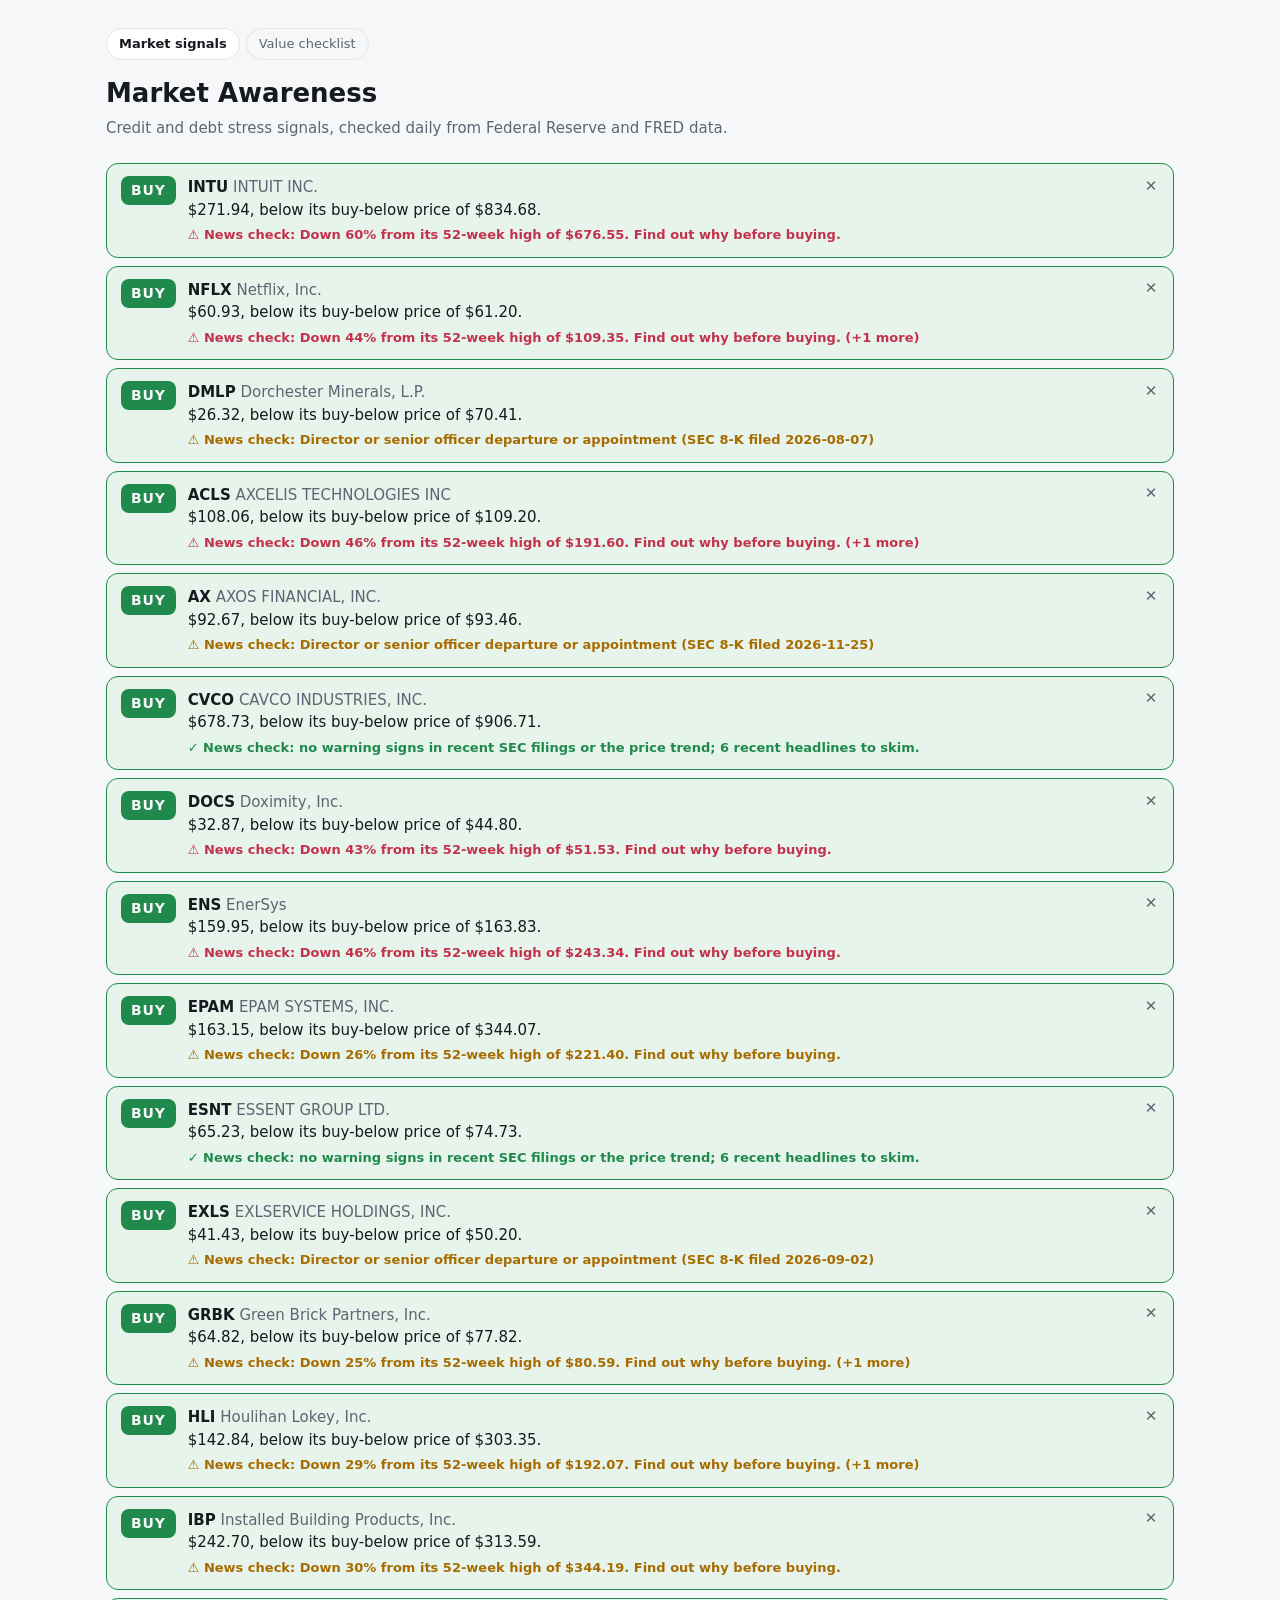
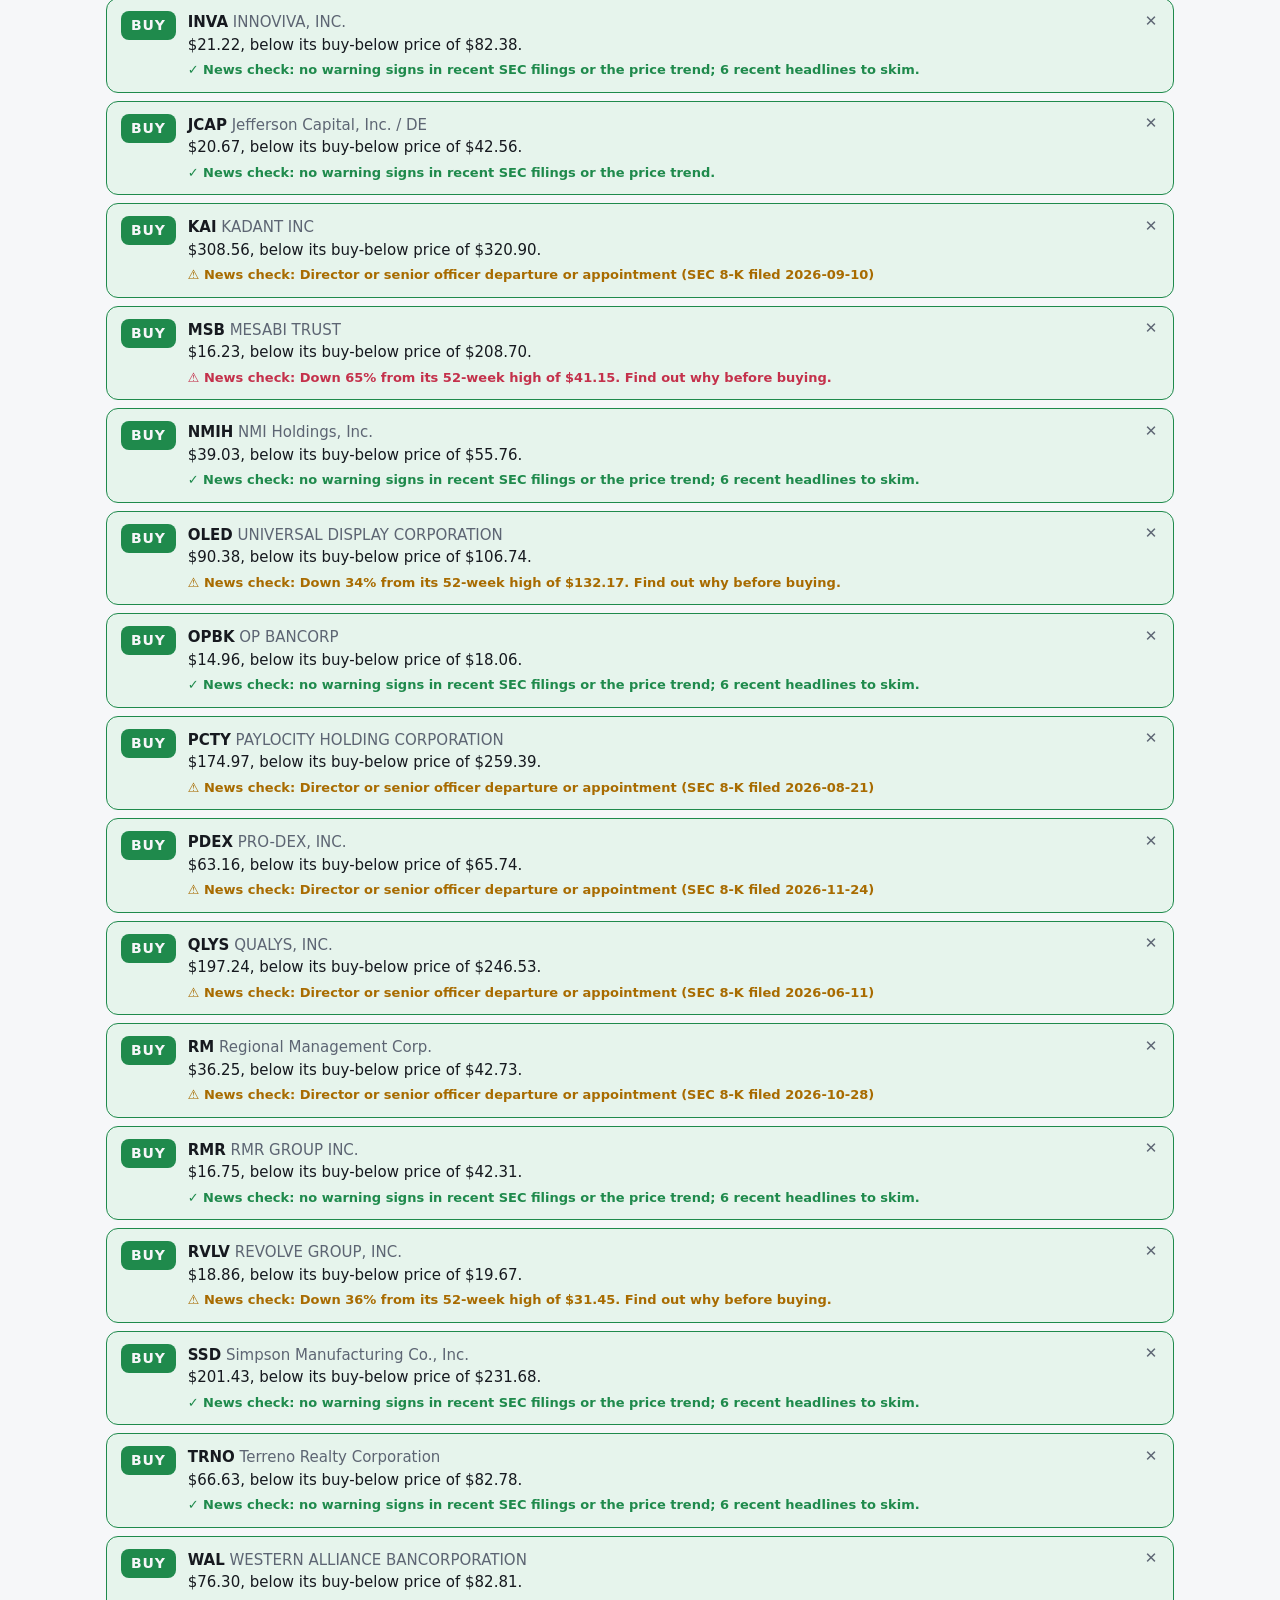
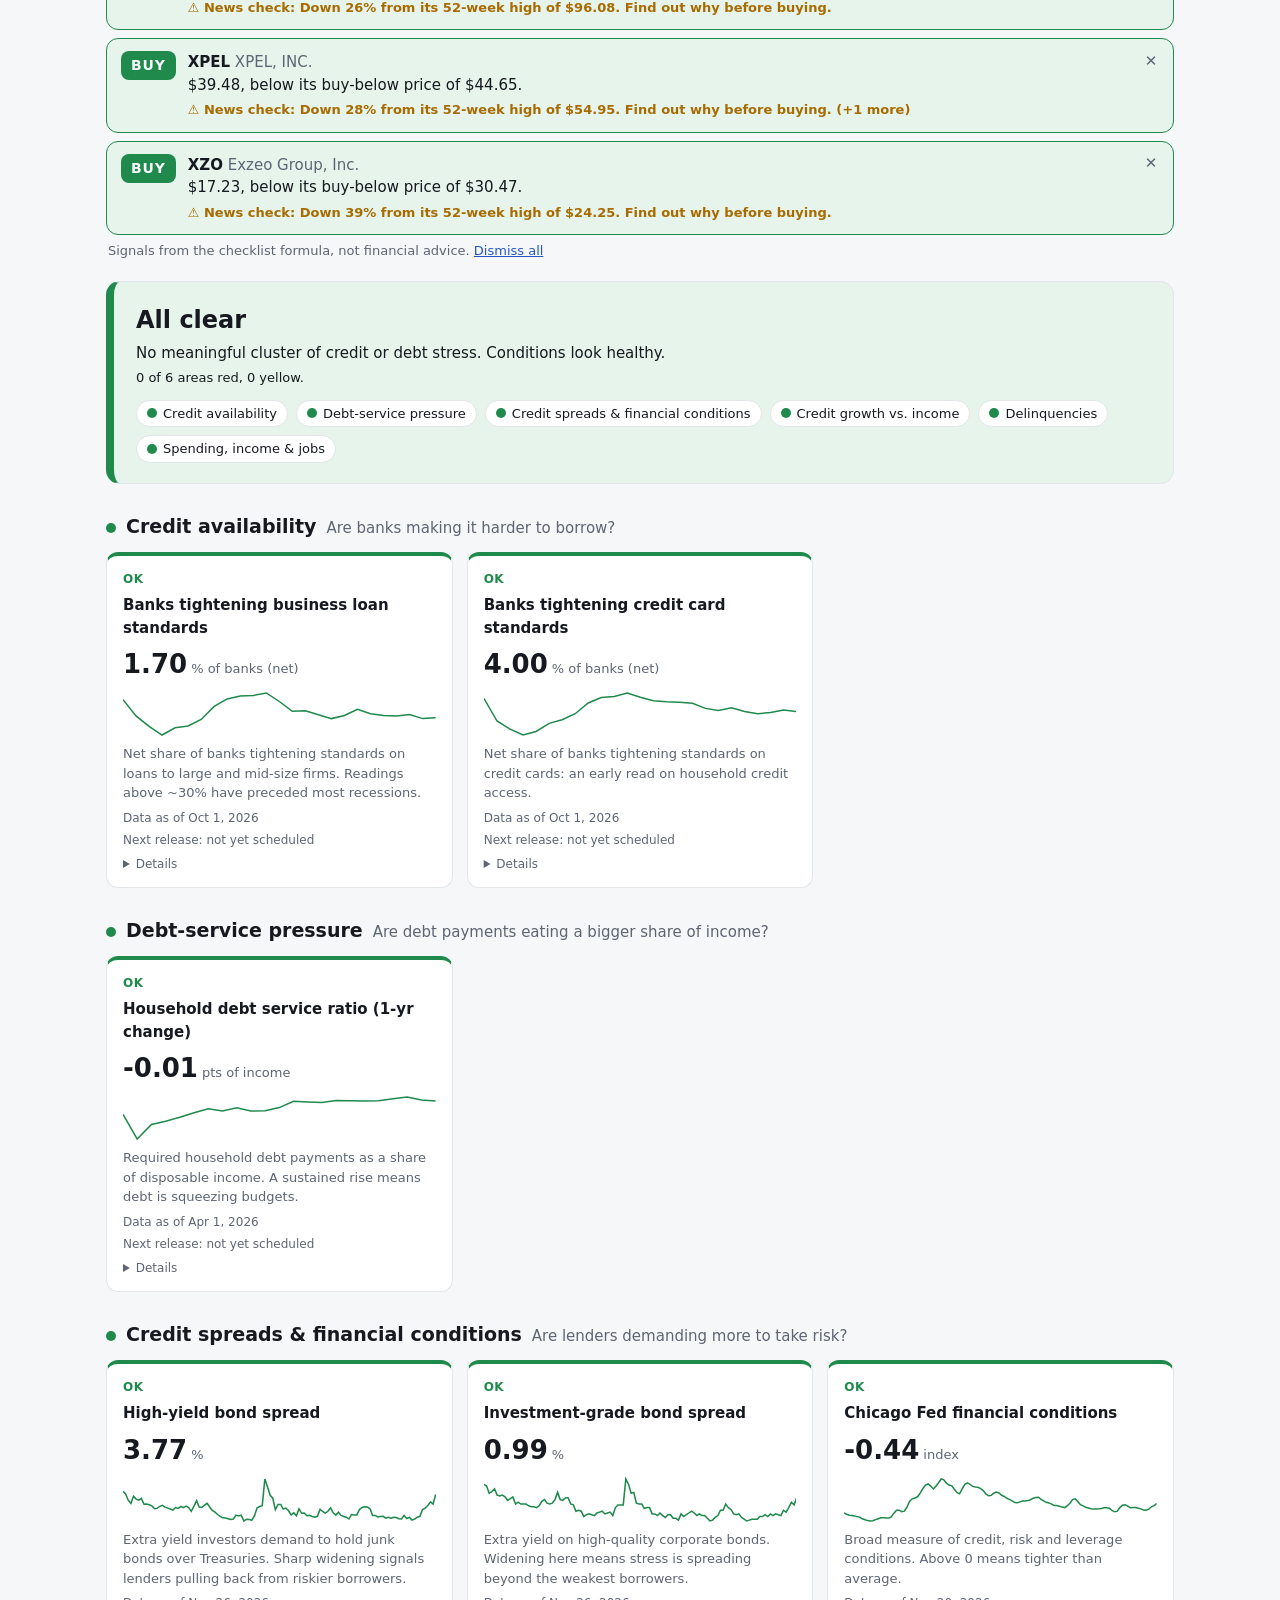
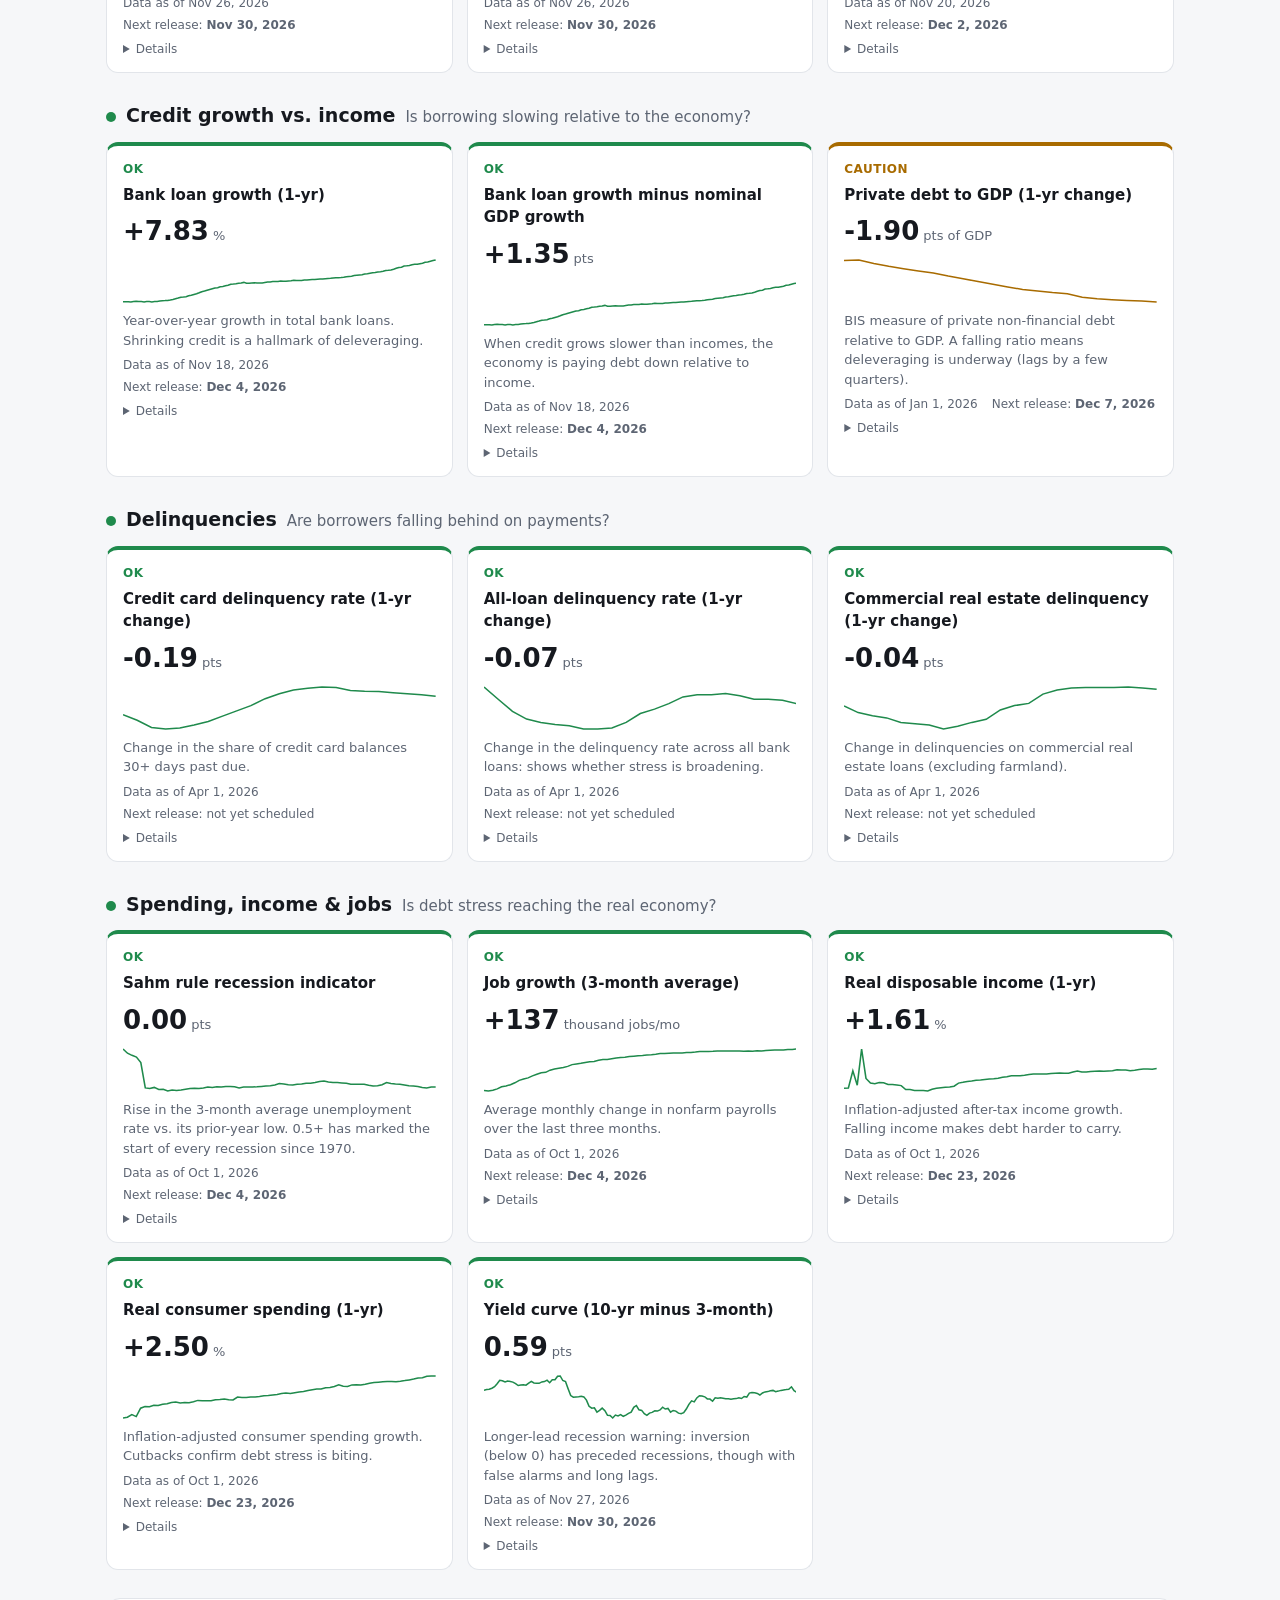
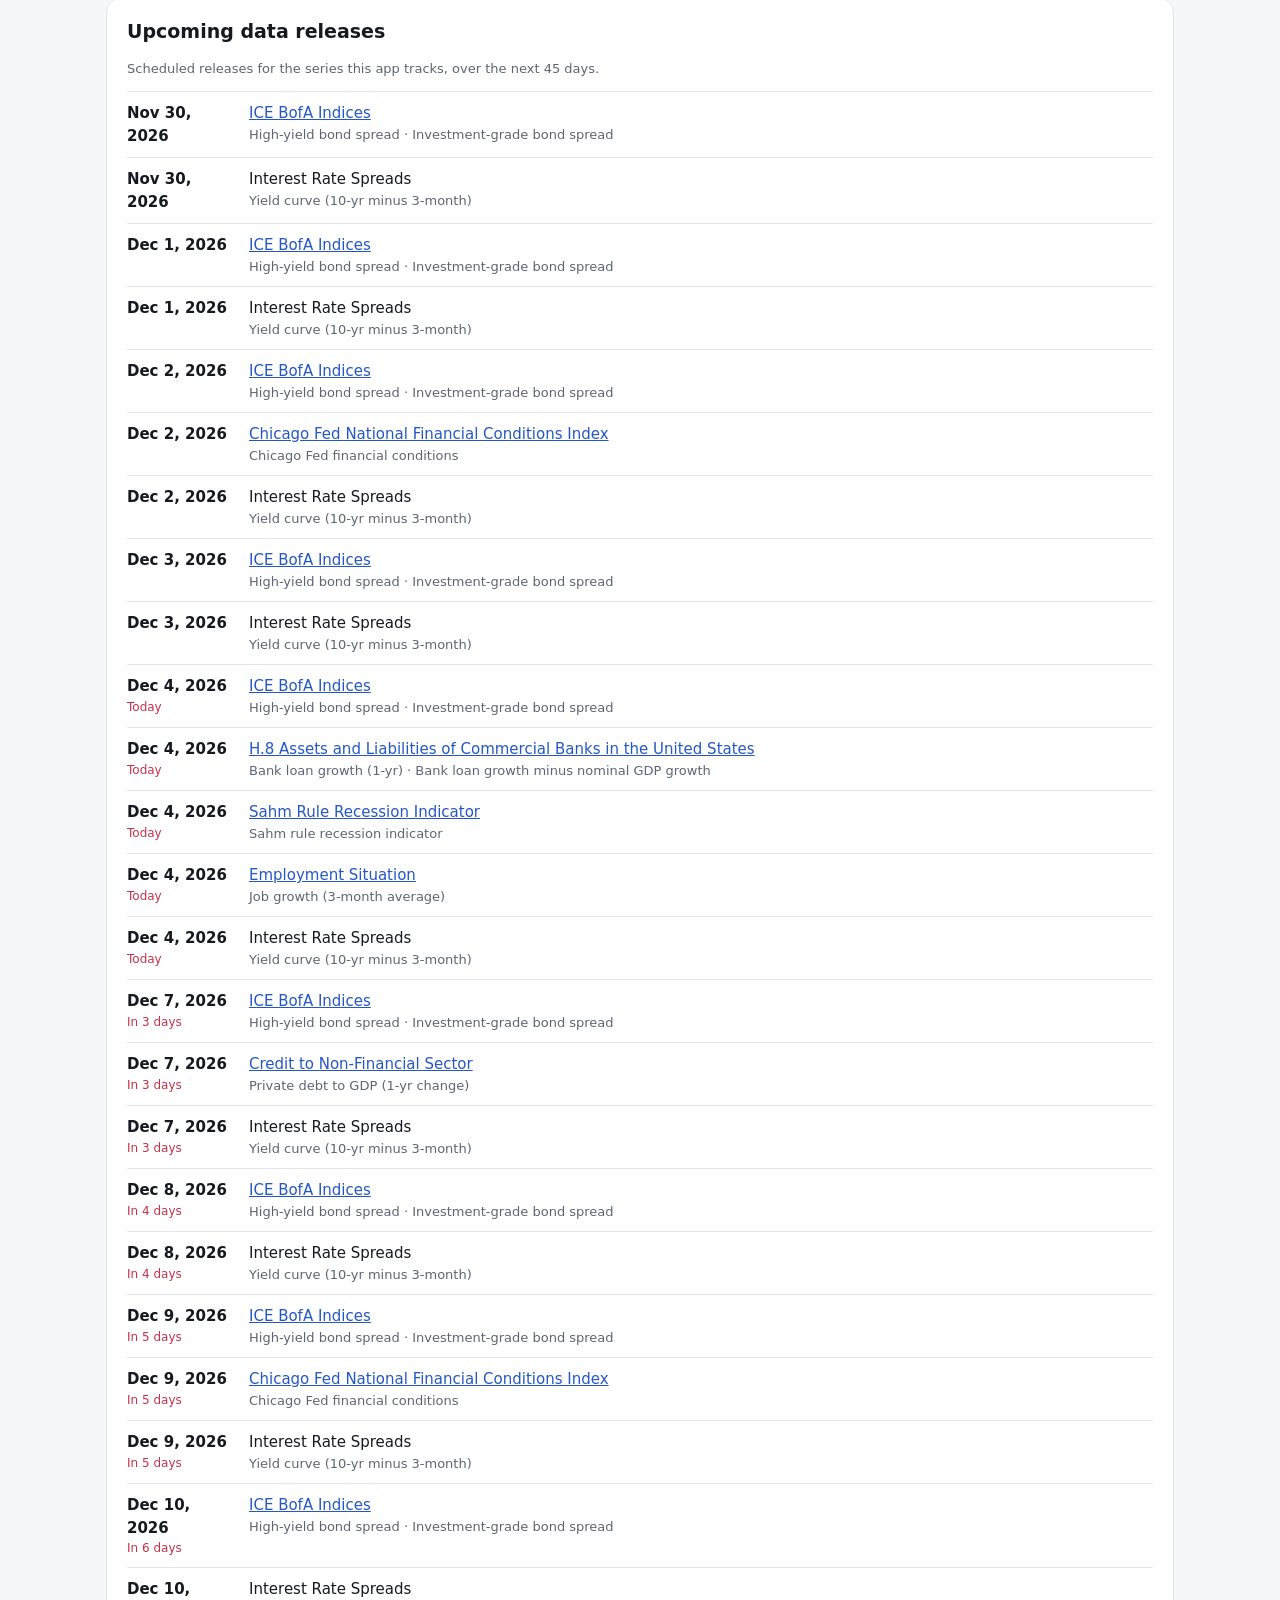
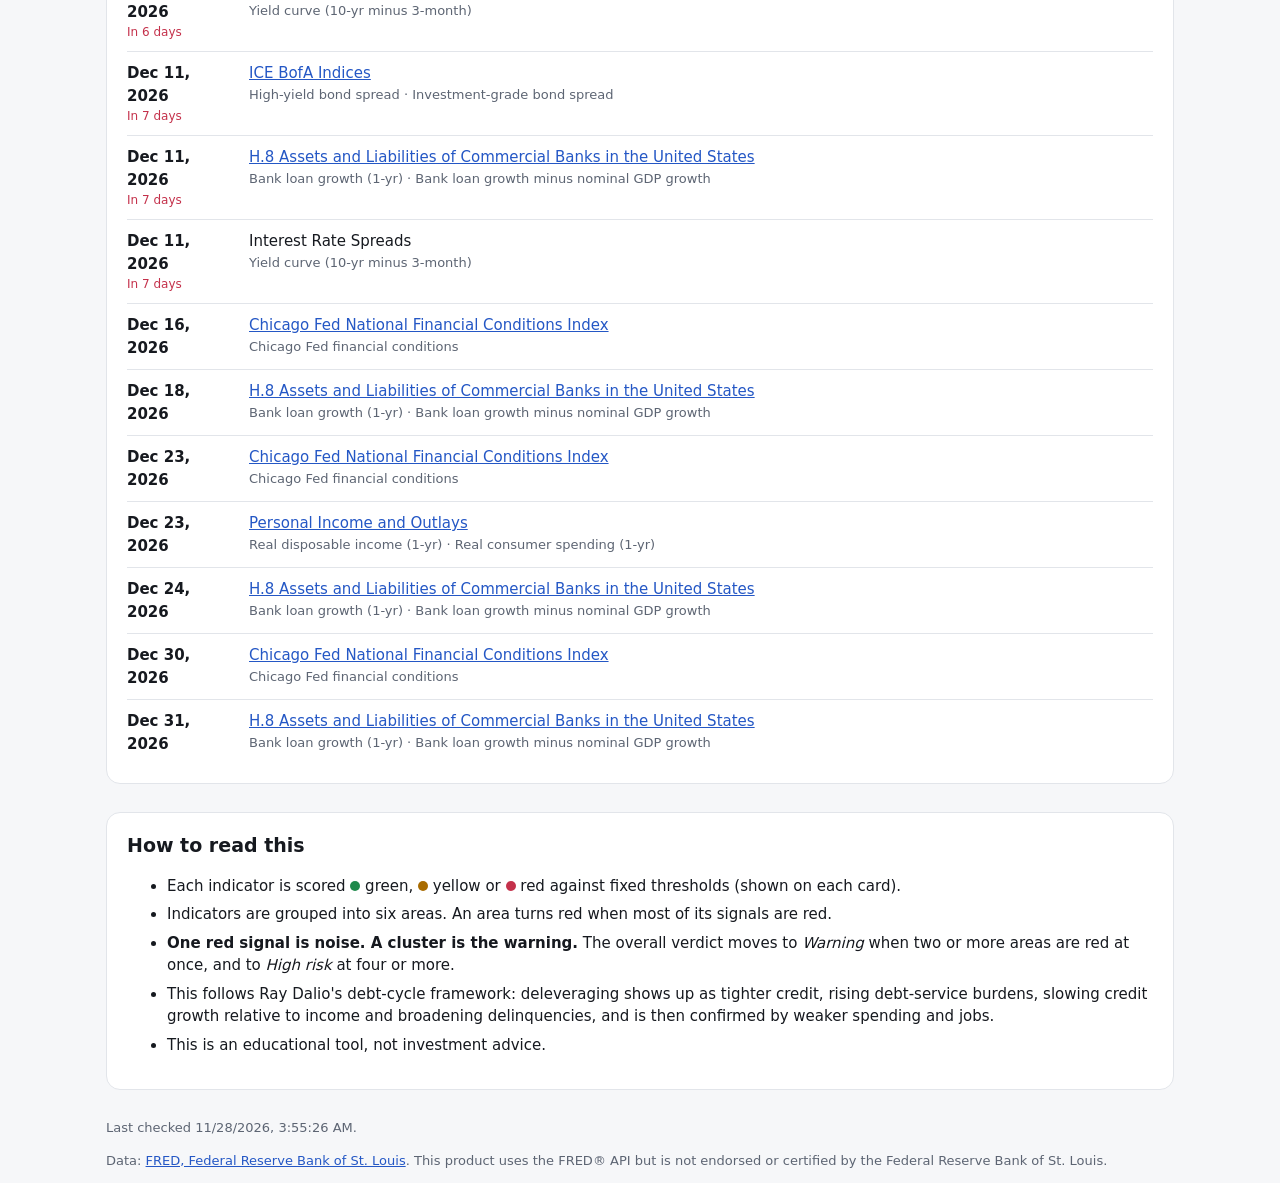
<file: docs/index.html>
<!doctype html>
<html lang="en">
<head>
  <meta charset="utf-8">
  <meta name="viewport" content="width=device-width, initial-scale=1">
  <title>Market Awareness</title>
  <meta name="description" content="Credit, debt and economic signals that warn of deleveraging or a downturn.">
  <link rel="stylesheet" href="style.css">
</head>
<body>
  <header class="top">
    <div class="wrap">
      <nav class="nav"><a href="index.html" aria-current="page">Market signals</a><a href="companies.html">Value checklist</a></nav>
      <h1>Market Awareness</h1>
      <p class="sub">Credit and debt stress signals, checked daily from Federal Reserve and FRED data.</p>
    </div>
  </header>

  <main class="wrap">
    <section id="alerts" class="alerts" aria-live="polite" hidden></section>

    <section id="verdict" class="verdict" aria-live="polite">
      <p class="muted">Loading the latest data…</p>
    </section>

    <section id="categories" class="categories"></section>

    <section class="panel">
      <h2>Upcoming data releases</h2>
      <p class="muted small">Scheduled releases for the series this app tracks, over the next 45 days.</p>
      <ol id="calendar" class="calendar"></ol>
    </section>

    <section class="panel how">
      <h2>How to read this</h2>
      <ul>
        <li>Each indicator is scored <span class="dot green"></span> green, <span class="dot yellow"></span> yellow or <span class="dot red"></span> red against fixed thresholds (shown on each card).</li>
        <li>Indicators are grouped into six areas. An area turns red when most of its signals are red.</li>
        <li><strong>One red signal is noise. A cluster is the warning.</strong> The overall verdict moves to <em>Warning</em> when two or more areas are red at once, and to <em>High risk</em> at four or more.</li>
        <li>This follows Ray Dalio's debt-cycle framework: deleveraging shows up as tighter credit, rising debt-service burdens, slowing credit growth relative to income and broadening delinquencies, and is then confirmed by weaker spending and jobs.</li>
        <li>This is an educational tool, not investment advice.</li>
      </ul>
    </section>
  </main>

  <footer class="wrap muted small">
    <p id="updated"></p>
    <p>Data: <a href="https://fred.stlouisfed.org/">FRED, Federal Reserve Bank of St. Louis</a>. This product uses the FRED® API but is not endorsed or certified by the Federal Reserve Bank of St. Louis.</p>
  </footer>

  <script src="holdings.js"></script>
  <script src="alerts.js"></script>
  <script src="app.js"></script>
</body>
</html>
</file>
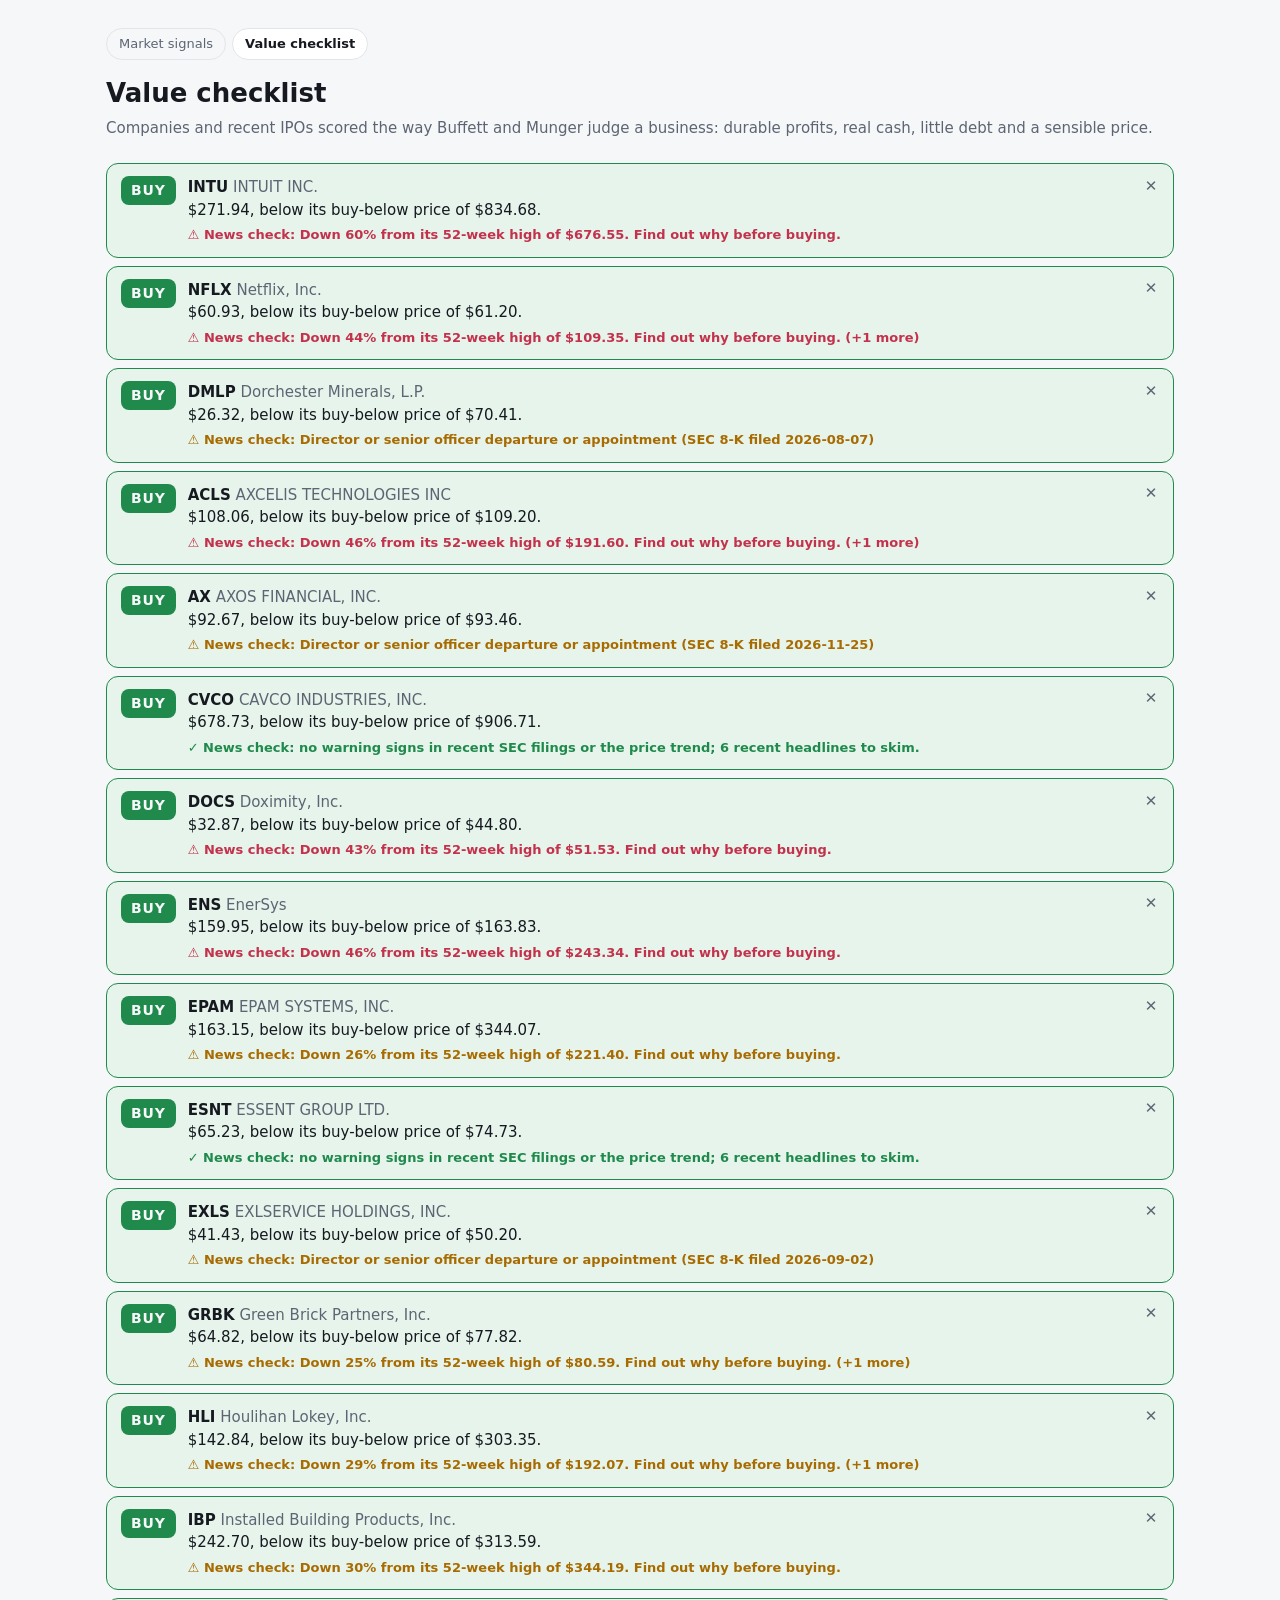
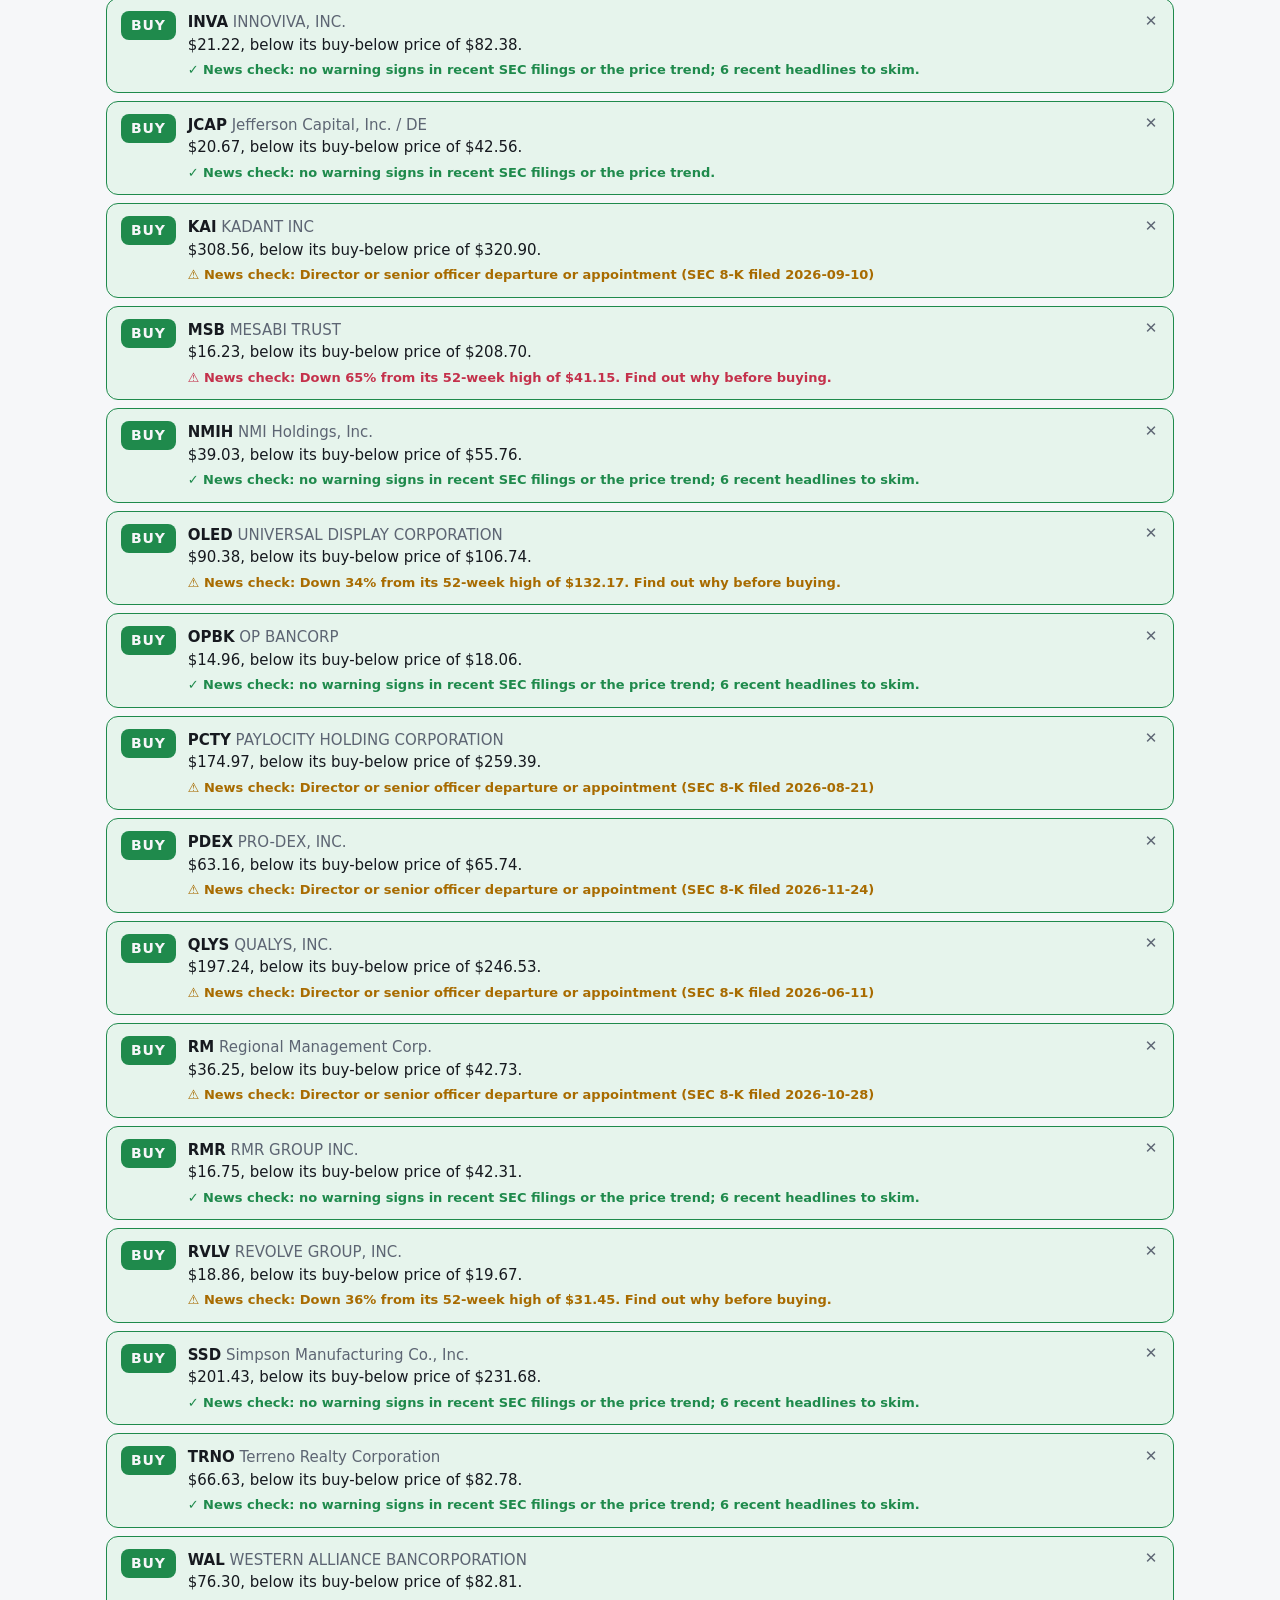
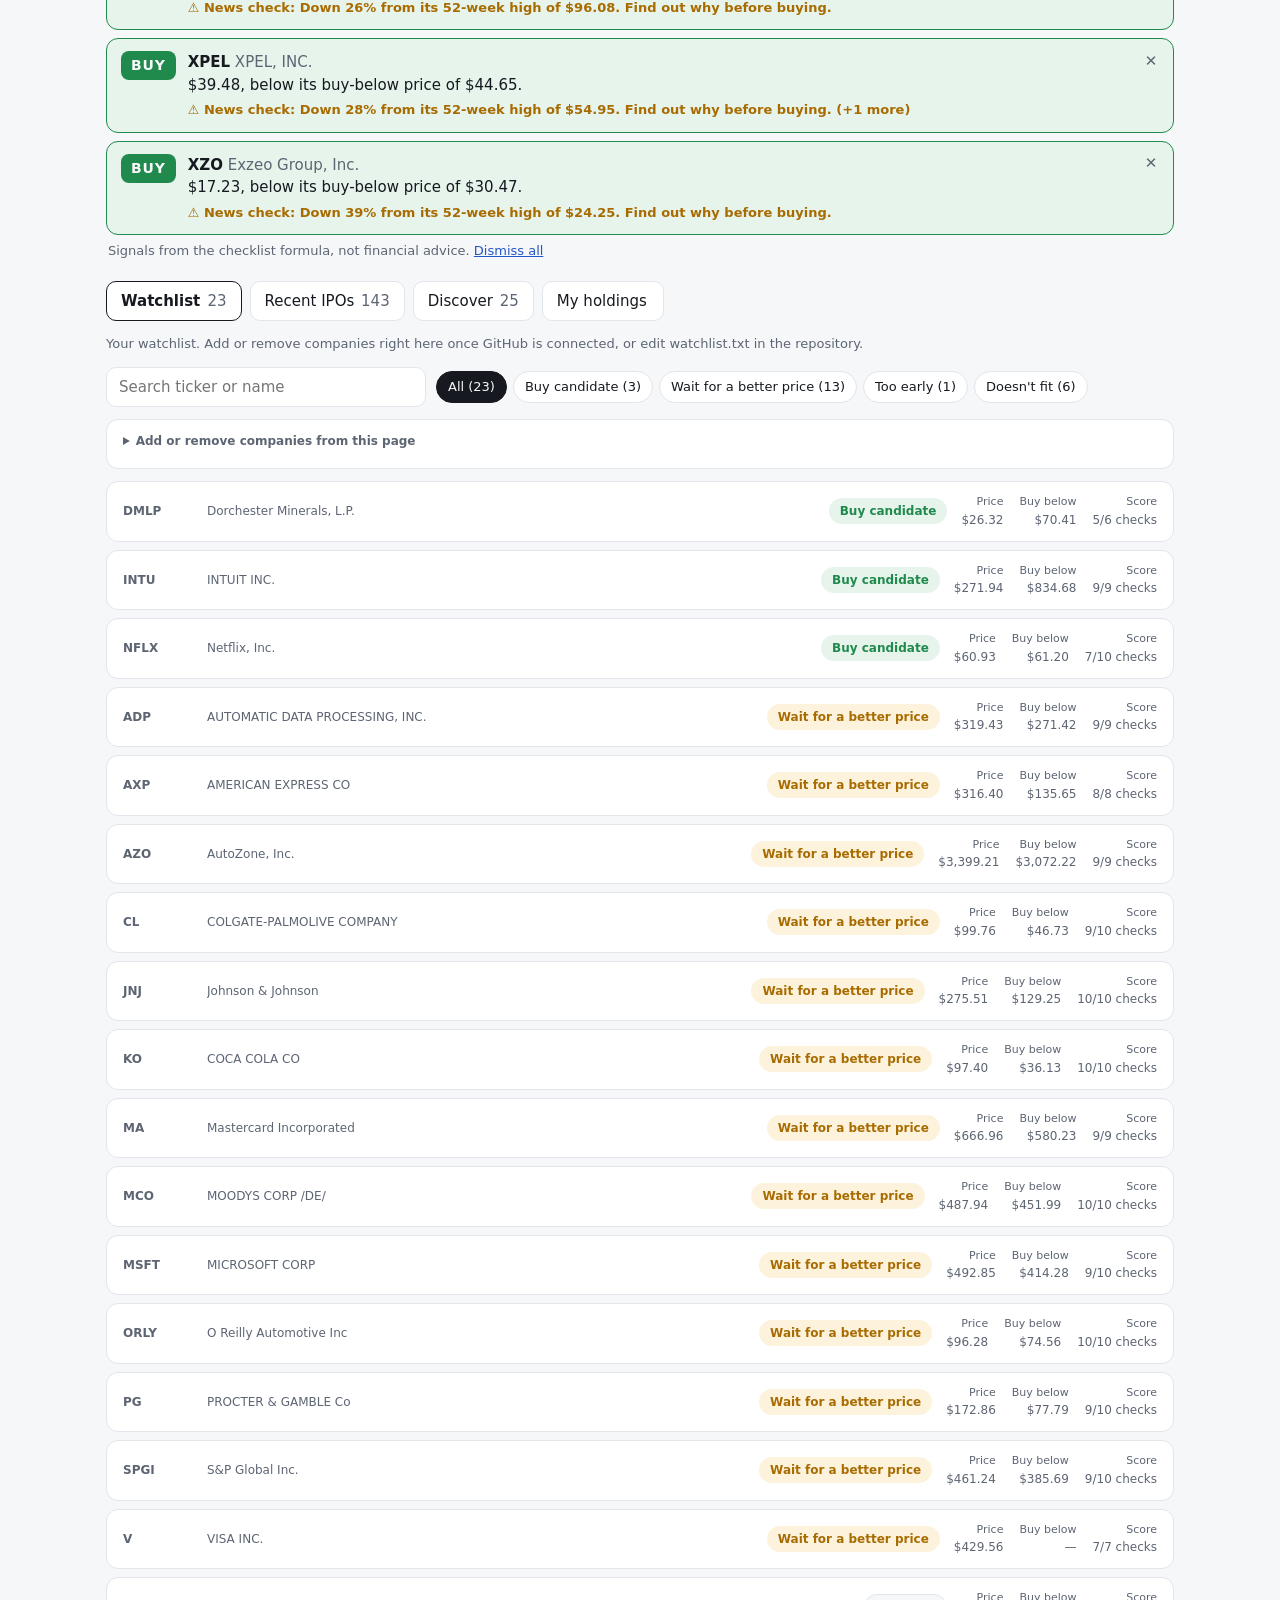
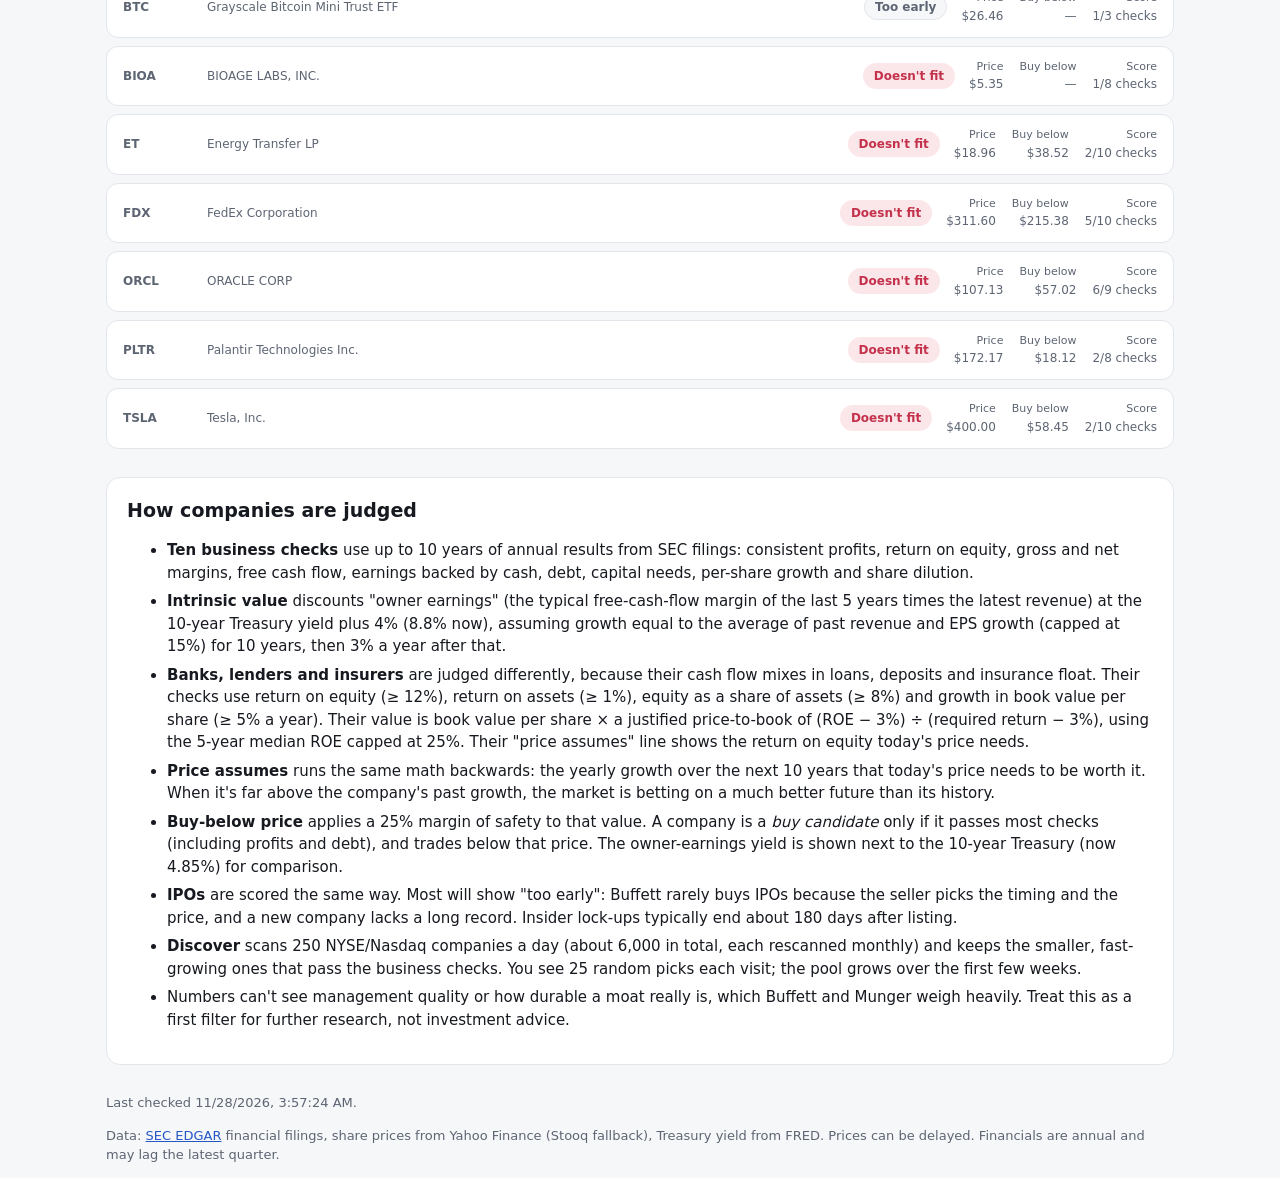
<file: docs/companies.html>
<!doctype html>
<html lang="en">
<head>
  <meta charset="utf-8">
  <meta name="viewport" content="width=device-width, initial-scale=1">
  <title>Value Checklist</title>
  <meta name="description" content="US companies and recent IPOs scored with Buffett and Munger style business and valuation checks.">
  <link rel="stylesheet" href="style.css">
</head>
<body>
  <header class="top">
    <div class="wrap">
      <nav class="nav"><a href="index.html">Market signals</a><a href="companies.html" aria-current="page">Value checklist</a></nav>
      <h1>Value checklist</h1>
      <p class="sub">Companies and recent IPOs scored the way Buffett and Munger judge a business: durable profits, real cash, little debt and a sensible price.</p>
    </div>
  </header>

  <main class="wrap">
    <section id="alerts" class="alerts" aria-live="polite" hidden></section>

    <div class="tabs" role="tablist">
      <button role="tab" data-tab="watchlist" aria-selected="true">Watchlist <span id="count-watchlist" class="count"></span></button>
      <button role="tab" data-tab="ipos" aria-selected="false">Recent IPOs <span id="count-ipos" class="count"></span></button>
      <button role="tab" data-tab="discover" aria-selected="false">Discover <span id="count-discover" class="count"></span></button>
      <button role="tab" data-tab="holdings" aria-selected="false">My holdings <span id="count-holdings" class="count"></span></button>
    </div>

    <p id="tab-intro" class="muted small"></p>

    <div class="toolbar">
      <input id="search" type="search" placeholder="Search ticker or name" aria-label="Search companies">
      <div id="filters" class="filters"></div>
      <button id="shuffle" class="shuffle" hidden>↻ Shuffle 25 new picks</button>
    </div>

    <section id="editor" class="editor" hidden>
      <div id="editor-connected" hidden>
        <form id="add-form" class="add-row">
          <input id="add-ticker" type="text" placeholder="Add a ticker, e.g. NVDA" aria-label="Ticker to add"
                 autocomplete="off" autocapitalize="characters" spellcheck="false" maxlength="10">
          <button type="submit">Add to watchlist</button>
        </form>
        <p class="small muted">Changes save to <a id="file-link" href="#">watchlist.txt</a> and rescore in a few minutes.
          <button id="disconnect" type="button" class="linklike">Disconnect GitHub</button></p>
      </div>
      <details id="editor-connect" hidden>
        <summary>Add or remove companies from this page</summary>
        <p class="small">This page edits your watchlist through GitHub, so it needs an access token. Create one just for this:</p>
        <ol class="small">
          <li>Open <a href="https://github.com/settings/personal-access-tokens/new" target="_blank" rel="noopener">GitHub → new fine-grained token</a>.</li>
          <li>Name it “Market Awareness” and pick an expiration (for example 90 days).</li>
          <li>Repository access: <strong>Only select repositories</strong> → <strong id="repo-name">Market-Awareness</strong>.</li>
          <li>Repository permissions: <strong>Contents → Read and write</strong> and <strong>Actions → Read and write</strong>.</li>
          <li>Generate it, copy the token and paste it here. It's saved only in this browser and only sent to GitHub.</li>
        </ol>
        <form id="connect-form" class="add-row">
          <input id="token" type="password" placeholder="github_pat_…" aria-label="GitHub access token" autocomplete="off">
          <button type="submit">Connect</button>
        </form>
      </details>
      <p id="editor-status" class="small" role="status" aria-live="polite"></p>
      <div id="watch-errors"></div>
    </section>

    <section id="list" class="company-list" aria-live="polite">
      <p class="muted">Loading…</p>
    </section>

    <section id="holdings" class="holdings" hidden>
      <div id="holdings-summary" class="holdings-summary"></div>
      <form id="lot-form" class="lot-form">
        <input id="lot-ticker" type="text" placeholder="Ticker" aria-label="Ticker" autocomplete="off"
               autocapitalize="characters" spellcheck="false" maxlength="10" required>
        <input id="lot-shares" type="number" step="any" min="0" placeholder="Shares" aria-label="Number of shares" inputmode="decimal" required>
        <input id="lot-price" type="number" step="any" min="0" placeholder="Price paid" aria-label="Price paid per share" inputmode="decimal" required>
        <input id="lot-date" type="date" aria-label="Date bought (optional, used for tax notes)" title="Date bought (optional, used for tax notes)">
        <button type="submit">Add position</button>
      </form>
      <p id="holdings-status" class="small" role="status" aria-live="polite"></p>
      <div id="holdings-list" class="company-list"></div>
      <div id="holdings-sales" class="holdings-sales"></div>
      <p class="small muted privacy">🔒 Your holdings are saved only in this browser on this device. They're never uploaded
        and never added to the repository, which is public.
        <button id="export-holdings" type="button" class="linklike">Export</button> ·
        <label class="linklike">Import<input id="import-holdings" type="file" accept="application/json,.json" hidden></label>
        to move them to another device.</p>
    </section>

    <section class="panel how">
      <h2>How companies are judged</h2>
      <ul>
        <li><strong>Ten business checks</strong> use up to 10 years of annual results from SEC filings: consistent profits, return on equity, gross and net margins, free cash flow, earnings backed by cash, debt, capital needs, per-share growth and share dilution.</li>
        <li><strong>Intrinsic value</strong> discounts "owner earnings" (the typical free-cash-flow margin of the last 5 years times the latest revenue) at the 10-year Treasury yield plus 4%<span id="discount-rate"></span>, assuming growth equal to the average of past revenue and EPS growth (capped at <span data-rule="max_growth"></span>) for 10 years, then <span data-rule="terminal_growth"></span> a year after that.</li>
        <li><strong>Banks, lenders and insurers</strong> are judged differently, because their cash flow mixes in loans, deposits and insurance float. Their checks use return on equity (≥ 12%), return on assets (≥ 1%), equity as a share of assets (≥ 8%) and growth in book value per share (≥ 5% a year). Their value is book value per share × a justified price-to-book of (ROE − 3%) ÷ (required return − 3%), using the 5-year median ROE capped at 25%. Their "price assumes" line shows the return on equity today's price needs.</li>
        <li><strong>Price assumes</strong> runs the same math backwards: the yearly growth over the next 10 years that today's price needs to be worth it. When it's far above the company's past growth, the market is betting on a much better future than its history.</li>
        <li><strong>Buy-below price</strong> applies a <span data-rule="margin_of_safety"></span> margin of safety to that value. A company is a <em>buy candidate</em> only if it passes most checks (including profits and debt), and trades below that price. The owner-earnings yield is shown next to the 10-year Treasury<span id="treasury"></span> for comparison.</li>
        <li><strong>IPOs</strong> are scored the same way. Most will show "too early": Buffett rarely buys IPOs because the seller picks the timing and the price, and a new company lacks a long record. Insider lock-ups typically end about 180 days after listing.</li>
        <li><strong>Discover</strong> scans 250 NYSE/Nasdaq companies a day (about 6,000 in total, each rescanned monthly) and keeps the smaller, fast-growing ones that pass the business checks. You see 25 random picks each visit; the pool grows over the first few weeks.</li>
        <li>Numbers can't see management quality or how durable a moat really is, which Buffett and Munger weigh heavily. Treat this as a first filter for further research, not investment advice.</li>
      </ul>
    </section>
  </main>

  <footer class="wrap muted small">
    <p id="updated"></p>
    <p>Data: <a href="https://www.sec.gov/edgar">SEC EDGAR</a> financial filings, share prices from Yahoo Finance (Stooq fallback), Treasury yield from FRED. Prices can be delayed. Financials are annual and may lag the latest quarter.</p>
  </footer>

  <script src="github.js"></script>
  <script src="holdings.js"></script>
  <script src="alerts.js"></script>
  <script src="companies.js"></script>
</body>
</html>
</file>
<file: docs/style.css>
:root {
  --bg: #f6f7f9;
  --surface: #ffffff;
  --text: #16191f;
  --muted: #5d6573;
  --border: #e2e5ea;
  --green: #1f8a4c;
  --green-bg: #e6f4ec;
  --yellow: #a86b00;
  --yellow-bg: #fdf3dc;
  --red: #c4314b;
  --red-bg: #fbe7ea;
  --gray: #8a919c;
  --link: #2457c5;
}

@media (prefers-color-scheme: dark) {
  :root {
    --bg: #111418;
    --surface: #1a1e24;
    --text: #e7eaee;
    --muted: #9aa3b0;
    --border: #2c323b;
    --green: #4cc583;
    --green-bg: #15301f;
    --yellow: #f0b84a;
    --yellow-bg: #3a2d10;
    --red: #f2667f;
    --red-bg: #3d1820;
    --gray: #6c7480;
    --link: #7fa7ff;
  }
}

* { box-sizing: border-box; }
[hidden] { display: none !important; }

body {
  margin: 0;
  background: var(--bg);
  color: var(--text);
  font: 15px/1.5 system-ui, -apple-system, "Segoe UI", Roboto, sans-serif;
}

a { color: var(--link); }

.wrap { max-width: 1100px; margin: 0 auto; padding: 0 16px; }
.muted { color: var(--muted); }
.small { font-size: 13px; }

.top { padding: 28px 0 8px; }
.top h1 { margin: 0; font-size: 26px; }
.sub { margin: 4px 0 0; color: var(--muted); }

/* Overall verdict banner */
.verdict {
  margin: 20px 0;
  padding: 20px 22px;
  border-radius: 14px;
  background: var(--surface);
  border: 1px solid var(--border);
  border-left-width: 8px;
}
.verdict.green { border-left-color: var(--green); background: var(--green-bg); }
.verdict.yellow { border-left-color: var(--yellow); background: var(--yellow-bg); }
.verdict.red { border-left-color: var(--red); background: var(--red-bg); }
.verdict h2 { margin: 0 0 4px; font-size: 24px; }
.verdict p { margin: 4px 0; }
.verdict .tally { display: flex; flex-wrap: wrap; gap: 8px; margin-top: 12px; }

.chip {
  display: inline-flex; align-items: center; gap: 6px;
  padding: 3px 10px; border-radius: 999px;
  background: var(--surface); border: 1px solid var(--border);
  font-size: 13px;
}

.dot { display: inline-block; width: 10px; height: 10px; border-radius: 50%; background: var(--gray); vertical-align: middle; }
.dot.green { background: var(--green); }
.dot.yellow { background: var(--yellow); }
.dot.red { background: var(--red); }

/* Categories and indicator cards */
.category { margin: 28px 0; }
.category-head { display: flex; align-items: baseline; gap: 10px; flex-wrap: wrap; }
.category-head h2 { margin: 0; font-size: 19px; }
.category-head .question { color: var(--muted); }

.cards {
  display: grid;
  grid-template-columns: repeat(auto-fill, minmax(300px, 1fr));
  gap: 14px;
  margin-top: 12px;
}

.card {
  background: var(--surface);
  border: 1px solid var(--border);
  border-top: 4px solid var(--gray);
  border-radius: 12px;
  padding: 14px 16px;
  display: flex; flex-direction: column; gap: 6px;
}
.card.green { border-top-color: var(--green); }
.card.yellow { border-top-color: var(--yellow); }
.card.red { border-top-color: var(--red); }

.card h3 { margin: 0; font-size: 15px; }
.card .value { font-size: 26px; font-weight: 650; font-variant-numeric: tabular-nums; }
.card .value .unit { font-size: 13px; font-weight: 400; color: var(--muted); margin-left: 4px; }
.card .why { margin: 0; color: var(--muted); font-size: 13px; }
.card .meta { font-size: 12px; color: var(--muted); display: flex; flex-wrap: wrap; gap: 4px 14px; }
.card .warn { color: var(--yellow); font-size: 12px; }
.card .error { color: var(--red); font-size: 13px; }
.label { font-size: 12px; font-weight: 600; text-transform: uppercase; letter-spacing: .04em; }
.label.green { color: var(--green); }
.label.yellow { color: var(--yellow); }
.label.red { color: var(--red); }

.spark { width: 100%; height: 48px; display: block; }
.spark path { fill: none; stroke: var(--muted); stroke-width: 1.5; }
.card.green .spark path { stroke: var(--green); }
.card.yellow .spark path { stroke: var(--yellow); }
.card.red .spark path { stroke: var(--red); }

details summary { cursor: pointer; font-size: 12px; color: var(--muted); }

/* Panels */
.panel {
  background: var(--surface);
  border: 1px solid var(--border);
  border-radius: 14px;
  padding: 18px 20px;
  margin: 28px 0;
}
.panel h2 { margin: 0 0 4px; font-size: 19px; }
.how li { margin: 6px 0; }

.calendar { list-style: none; padding: 0; margin: 12px 0 0; }
.calendar li {
  display: grid;
  grid-template-columns: 110px 1fr;
  gap: 12px;
  padding: 10px 0;
  border-top: 1px solid var(--border);
}
.calendar .when { font-weight: 600; font-variant-numeric: tabular-nums; }
.calendar .soon { color: var(--red); font-size: 12px; display: block; font-weight: 400; }
.calendar .what span { display: block; color: var(--muted); font-size: 13px; }

footer { padding: 8px 16px 40px; }

@media (max-width: 520px) {
  .cards { grid-template-columns: 1fr; }
  .calendar li { grid-template-columns: 1fr; gap: 2px; }
}

/* Navigation between pages */
.nav { display: flex; gap: 6px; margin-bottom: 14px; flex-wrap: wrap; }
.nav a {
  padding: 5px 12px; border-radius: 999px; text-decoration: none;
  color: var(--muted); border: 1px solid var(--border); font-size: 13px;
}
.nav a[aria-current="page"] { color: var(--text); background: var(--surface); font-weight: 600; }

/* Value checklist page */
.tabs { display: flex; gap: 8px; margin: 20px 0 6px; flex-wrap: wrap; }
.tabs button, .filters button {
  font: inherit; cursor: pointer; color: var(--text);
  background: var(--surface); border: 1px solid var(--border);
  border-radius: 10px; padding: 8px 14px;
}
.tabs button[aria-selected="true"] { border-color: var(--text); font-weight: 600; }
.count { color: var(--muted); font-weight: 400; margin-left: 2px; }

.toolbar { display: flex; gap: 10px; flex-wrap: wrap; align-items: center; margin: 12px 0; }
.toolbar input {
  font: inherit; padding: 8px 12px; border-radius: 10px; min-width: 0; flex: 1 1 200px; max-width: 320px;
  border: 1px solid var(--border); background: var(--surface); color: var(--text);
}
.filters { display: flex; gap: 6px; flex-wrap: wrap; }
.filters button { padding: 5px 11px; font-size: 13px; border-radius: 999px; }
.shuffle {
  font: inherit; font-size: 13px; font-weight: 600; cursor: pointer; padding: 6px 14px; border-radius: 999px;
  color: var(--link); background: var(--surface); border: 1px solid var(--link);
}
.shuffle[hidden] { display: none; }
.filters button[aria-pressed="true"] { background: var(--text); color: var(--bg); border-color: var(--text); }

.company-list { display: flex; flex-direction: column; gap: 8px; }
.company { background: var(--surface); border: 1px solid var(--border); border-radius: 12px; }
.company > summary {
  list-style: none; cursor: pointer; padding: 12px 16px;
  display: grid; grid-template-columns: 70px minmax(0, 1fr) auto auto; gap: 6px 14px; align-items: center;
}
.company > summary::-webkit-details-marker { display: none; }
.company .ticker { font-weight: 700; font-variant-numeric: tabular-nums; }
.company .name { overflow: hidden; text-overflow: ellipsis; white-space: nowrap; }
.company .nums { display: flex; gap: 16px; font-variant-numeric: tabular-nums; text-align: right; }
.company .nums small { display: block; color: var(--muted); font-size: 11px; }
.company-body { padding: 0 16px 16px; border-top: 1px solid var(--border); }
.verdict-text { font-weight: 600; margin: 12px 0 6px; }
.note { margin: 4px 0; font-size: 13px; color: var(--yellow); }
.facts { display: flex; flex-wrap: wrap; gap: 4px 18px; font-size: 13px; margin: 8px 0; }

.pill {
  font-size: 12px; font-weight: 600; padding: 3px 10px; border-radius: 999px; white-space: nowrap;
  background: var(--bg); color: var(--muted); border: 1px solid var(--border);
}
.pill.green { background: var(--green-bg); color: var(--green); border-color: transparent; }
.pill.yellow { background: var(--yellow-bg); color: var(--yellow); border-color: transparent; }
.pill.red { background: var(--red-bg); color: var(--red); border-color: transparent; }

.checks { list-style: none; padding: 0; margin: 10px 0; display: grid; gap: 8px;
  grid-template-columns: repeat(auto-fill, minmax(300px, 1fr)); }
.check { display: flex; gap: 10px; font-size: 14px; }
.check .mark { flex: none; width: 22px; height: 22px; border-radius: 50%; display: grid; place-items: center;
  font-size: 13px; font-weight: 700; background: var(--bg); color: var(--muted); }
.check.pass .mark { background: var(--green-bg); color: var(--green); }
.check.fail .mark { background: var(--red-bg); color: var(--red); }

.hist { border-collapse: collapse; font-size: 13px; margin: 10px 0; font-variant-numeric: tabular-nums; width: 100%; max-width: 520px; }
.hist caption { text-align: left; color: var(--muted); font-size: 12px; padding-bottom: 4px; }
.hist th, .hist td { padding: 4px 8px; border-bottom: 1px solid var(--border); text-align: right; }
.hist th:first-child, .hist td:first-child { text-align: left; }

@media (max-width: 640px) {
  .company > summary { grid-template-columns: 56px minmax(0, 1fr); }
  .company .pill { grid-column: 1 / -1; justify-self: start; }
  .company .nums { grid-column: 1 / -1; justify-content: flex-start; text-align: left; }
  .hide-sm { display: none; }
  .checks { grid-template-columns: 1fr; }
}

/* Watchlist editor */
.editor { background: var(--surface); border: 1px solid var(--border); border-radius: 12px; padding: 12px 16px; margin: 0 0 12px; }
.editor[hidden], .editor [hidden] { display: none; }
.editor summary { cursor: pointer; font-weight: 600; }
.editor ol { padding-left: 20px; }
.editor p { margin: 6px 0; }
.add-row { display: flex; gap: 8px; flex-wrap: wrap; }
.add-row input {
  font: inherit; padding: 8px 12px; border-radius: 10px; flex: 1 1 180px; min-width: 0; max-width: 320px;
  border: 1px solid var(--border); background: var(--bg); color: var(--text);
}
.add-row button, .remove {
  font: inherit; cursor: pointer; padding: 8px 14px; border-radius: 10px;
  background: var(--text); color: var(--bg); border: 1px solid var(--text); font-weight: 600;
}
.add-row button:disabled { opacity: .6; cursor: progress; }
.remove { background: var(--surface); color: var(--red); border-color: var(--red); padding: 4px 12px; font-size: 13px; }
.linklike { font: inherit; background: none; border: 0; padding: 0; color: var(--link); cursor: pointer; text-decoration: underline; }
.status-ok { color: var(--green); }
.status-err { color: var(--red); }
.watch-error { display: flex; gap: 10px; align-items: center; flex-wrap: wrap; font-size: 13px; margin: 6px 0; }
.company.pending { opacity: .7; }

/* My holdings */
.holdings-summary { display: grid; grid-template-columns: repeat(auto-fit, minmax(150px, 1fr)); gap: 10px; margin-bottom: 12px; }
.holdings-summary p { grid-column: 1 / -1; margin: 0; }
.holdings-summary div { background: var(--surface); border: 1px solid var(--border); border-radius: 12px; padding: 10px 14px; }
.holdings-summary small { display: block; color: var(--muted); font-size: 12px; }
.holdings-summary strong { font-size: 20px; font-variant-numeric: tabular-nums; }
.lot-form { display: flex; flex-wrap: wrap; gap: 8px; margin-bottom: 6px; }
.lot-form input {
  font: inherit; padding: 8px 12px; border-radius: 10px; min-width: 0; flex: 1 1 120px;
  border: 1px solid var(--border); background: var(--surface); color: var(--text);
}
.lot-form button {
  font: inherit; cursor: pointer; padding: 8px 14px; border-radius: 10px; font-weight: 600;
  background: var(--text); color: var(--bg); border: 1px solid var(--text);
}
.gain { color: var(--green); }
.loss { color: var(--red); }
.points { list-style: none; padding: 0; margin: 10px 0; display: grid; gap: 6px; font-size: 14px; }
.points li { padding-left: 22px; position: relative; }
.points li::before { position: absolute; left: 0; font-weight: 700; }
.points .good::before { content: "✓"; color: var(--green); }
.points .warn::before { content: "!"; color: var(--yellow); }
.points .bad::before { content: "✗"; color: var(--red); }
.points .info::before { content: "i"; color: var(--link); font-style: italic; }
.lot-actions { display: flex; gap: 8px; flex-wrap: wrap; margin-top: 8px; }
.privacy { margin-top: 14px; }

/* BUY / SELL alert */
.alerts { margin: 16px 0 4px; }
.alerts ul { list-style: none; padding: 0; margin: 0; display: grid; gap: 8px; }
.alert-item { position: relative; }
.alert-dismiss {
  position: absolute; top: 8px; right: 8px; width: 30px; height: 30px; border-radius: 8px; cursor: pointer;
  font: inherit; font-size: 15px; line-height: 1; color: var(--muted); background: transparent; border: 1px solid transparent;
}
.alert-dismiss:hover, .alert-dismiss:focus-visible { color: var(--text); border-color: var(--border); background: var(--surface); }
.alert-item a {
  display: flex; gap: 12px; align-items: flex-start; padding: 12px 44px 12px 14px; border-radius: 12px;
  text-decoration: none; color: var(--text); border: 1px solid transparent;
}
.alert-item.buy a { background: var(--green-bg); border-color: var(--green); }
.alert-item.sell a { background: var(--red-bg); border-color: var(--red); }
.alert-badge {
  flex: none; font-weight: 800; letter-spacing: .06em; font-size: 14px; padding: 4px 10px; border-radius: 8px;
  color: var(--bg); min-width: 54px; text-align: center;
}
.alert-item.buy .alert-badge { background: var(--green); }
.alert-item.sell .alert-badge { background: var(--red); }
.alerts p { margin: 6px 2px 0; }

/* News check */
.alert-news { display: block; margin-top: 4px; font-size: 13px; font-weight: 600; }
.alert-news.red { color: var(--red); }
.alert-news.yellow { color: var(--yellow); }
.alert-news.ok { color: var(--green); }
.news { border: 1px solid var(--border); border-radius: 10px; padding: 10px 14px; margin: 10px 0; background: var(--bg); }
.news h4 { margin: 0 0 4px; font-size: 14px; }
.news ul.small { padding-left: 18px; margin: 6px 0; }
.news .headlines li { margin: 4px 0; }
.news details summary { cursor: pointer; font-size: 13px; font-weight: 600; margin-top: 6px; }

/* Recording a sale */
.sell-form { border-top: 1px dashed var(--border); margin-top: 10px; padding-top: 6px; }
.sell-form .lot-form { align-items: center; }
.holdings-sales { margin-top: 18px; }
.holdings-sales h3 { margin: 0 0 4px; font-size: 16px; }
.holdings-sales .hist { max-width: 680px; }
</file>
